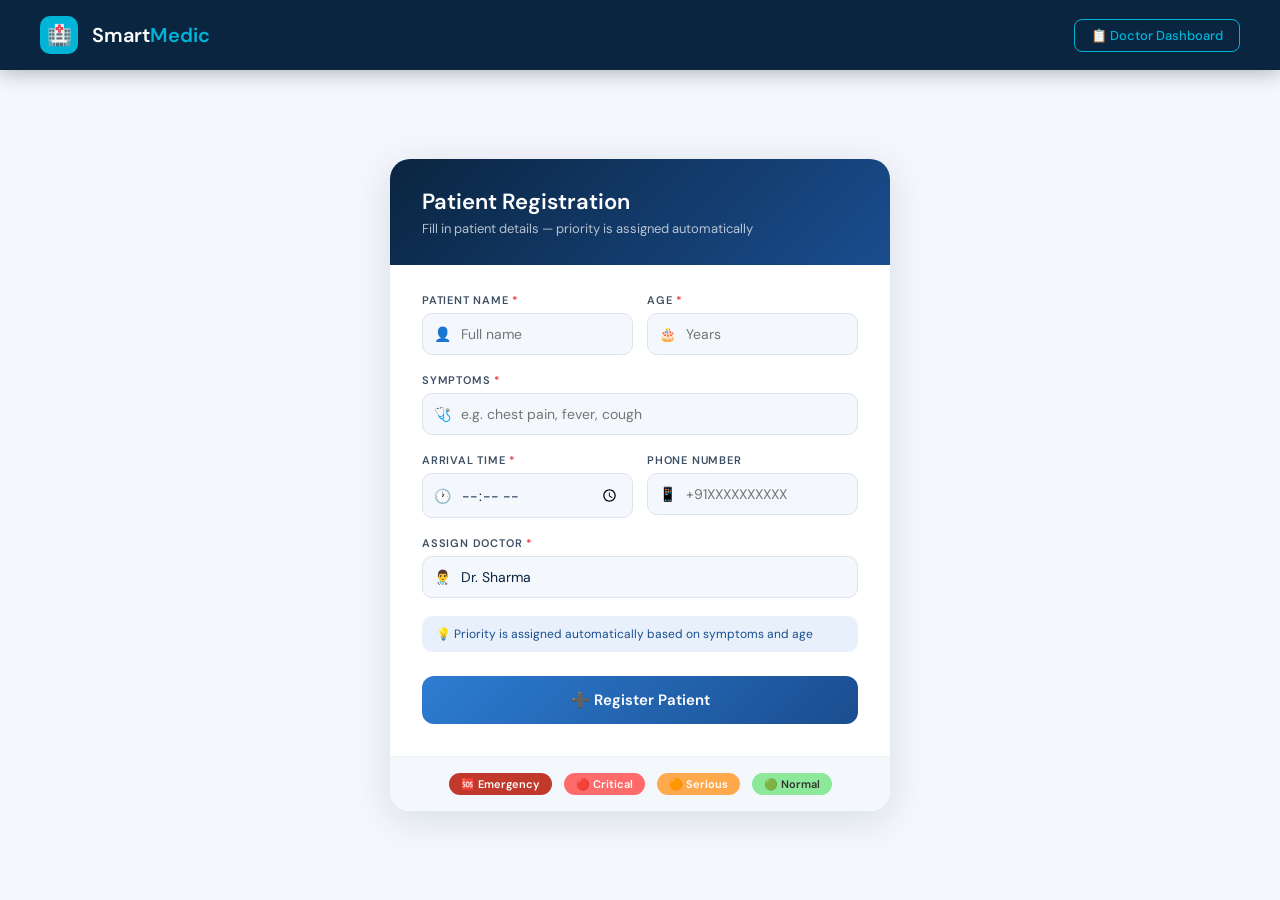
<file: index.html>
<!DOCTYPE html>
<html lang="en">
<head>
<title>Smart Medic – Patient Registration</title>
<link href="https://fonts.googleapis.com/css2?family=DM+Sans:wght@300;400;500;600&family=Playfair+Display:wght@600&display=swap" rel="stylesheet">
<style>
  *, *::before, *::after { box-sizing: border-box; margin: 0; padding: 0; }

  :root {
    --blue-deep:   #0a2540;
    --blue-mid:    #1a4d8f;
    --blue-bright: #2d7dd2;
    --blue-light:  #e8f1fb;
    --accent:      #00b4d8;
    --gray-soft:   #f4f7fc;
    --gray-mid:    #8a9bb0;
    --gray-dark:   #3d4f63;
    --red:         #e63946;
    --white:       #ffffff;
  }

  body {
    font-family: 'DM Sans', sans-serif;
    background: var(--gray-soft);
    min-height: 100vh;
    display: flex;
    flex-direction: column;
  }

  /* Header */
  header {
    background: var(--blue-deep);
    padding: 16px 40px;
    display: flex;
    align-items: center;
    gap: 14px;
    box-shadow: 0 2px 20px rgba(0,0,0,0.3);
  }
  .logo-icon {
    width: 38px; height: 38px;
    background: var(--accent);
    border-radius: 10px;
    display: flex; align-items: center; justify-content: center;
    font-size: 20px;
  }
  .logo-text { color: white; font-size: 20px; font-weight: 600; }
  .logo-text span { color: var(--accent); }
  .header-link {
    margin-left: auto;
    color: var(--accent);
    text-decoration: none;
    font-size: 13px;
    font-weight: 500;
    padding: 7px 16px;
    border: 1px solid var(--accent);
    border-radius: 8px;
    transition: all 0.2s;
  }
  .header-link:hover { background: var(--accent); color: var(--blue-deep); }

  /* Main */
  main {
    flex: 1;
    display: flex;
    align-items: center;
    justify-content: center;
    padding: 40px 20px;
  }

  /* Form card */
  .form-card {
    background: white;
    border-radius: 20px;
    box-shadow: 0 8px 40px rgba(10,37,64,0.12);
    overflow: hidden;
    width: 100%;
    max-width: 500px;
  }

  .form-header {
    background: linear-gradient(135deg, var(--blue-deep) 0%, var(--blue-mid) 100%);
    padding: 28px 32px;
    color: white;
  }
  .form-header h2 { font-size: 22px; font-weight: 600; margin-bottom: 4px; }
  .form-header p { font-size: 13px; opacity: 0.7; }

  form { padding: 28px 32px 32px; }

  .form-group { margin-bottom: 18px; }
  label {
    display: block;
    font-size: 11px;
    font-weight: 600;
    color: var(--gray-dark);
    text-transform: uppercase;
    letter-spacing: 0.8px;
    margin-bottom: 6px;
  }
  label .req { color: var(--red); }

  .input-wrap { position: relative; }
  .input-icon {
    position: absolute;
    left: 12px;
    top: 50%;
    transform: translateY(-50%);
    font-size: 14px;
    pointer-events: none;
  }

  input, select {
    width: 100%;
    padding: 11px 12px 11px 38px;
    border: 1.5px solid #dde3ed;
    border-radius: 10px;
    font-family: 'DM Sans', sans-serif;
    font-size: 14px;
    color: var(--blue-deep);
    background: var(--gray-soft);
    transition: all 0.2s;
    outline: none;
    appearance: none;
  }
  input:focus, select:focus {
    border-color: var(--blue-bright);
    background: white;
    box-shadow: 0 0 0 3px rgba(45,125,210,0.12);
  }

  .form-row { display: grid; grid-template-columns: 1fr 1fr; gap: 14px; }

  .hint-box {
    background: var(--blue-light);
    border-radius: 10px;
    padding: 10px 14px;
    font-size: 12px;
    color: var(--blue-mid);
    margin-bottom: 18px;
    display: flex;
    align-items: center;
    gap: 8px;
  }

  .btn-submit {
    width: 100%;
    padding: 14px;
    background: linear-gradient(135deg, var(--blue-bright), var(--blue-mid));
    color: white;
    border: none;
    border-radius: 12px;
    font-family: 'DM Sans', sans-serif;
    font-size: 15px;
    font-weight: 600;
    cursor: pointer;
    transition: all 0.2s;
    margin-top: 6px;
  }
  .btn-submit:hover {
    transform: translateY(-1px);
    box-shadow: 0 6px 20px rgba(45,125,210,0.4);
  }

  /* Priority badges at bottom */
  .priority-bar {
    display: flex;
    justify-content: center;
    gap: 12px;
    padding: 16px 32px;
    border-top: 1px solid #eef2f8;
    background: var(--gray-soft);
  }
  .p-badge {
    font-size: 11px;
    font-weight: 600;
    padding: 4px 12px;
    border-radius: 20px;
  }
  .p-emergency { background: #c0392b; color: white; }
  .p-critical  { background: #ff6b6b; color: white; }
  .p-serious   { background: #ffa94d; color: white; }
  .p-normal    { background: #8ce99a; color: #333; }
</style>
</head>

<body>

<header>
  <div class="logo-icon">🏥</div>
  <div class="logo-text">Smart<span>Medic</span></div>
  <a href="/dashboard" class="header-link">📋 Doctor Dashboard</a>
</header>

<main>
  <div class="form-card">

    <div class="form-header">
      <h2>Patient Registration</h2>
      <p>Fill in patient details — priority is assigned automatically</p>
    </div>

    <form action="/add_patient" method="post">

      <div class="form-row">
        <div class="form-group">
          <label>Patient Name <span class="req">*</span></label>
          <div class="input-wrap">
            <span class="input-icon">👤</span>
            <input type="text" name="name" placeholder="Full name" required>
          </div>
        </div>
        <div class="form-group">
          <label>Age <span class="req">*</span></label>
          <div class="input-wrap">
            <span class="input-icon">🎂</span>
            <input type="number" name="age" placeholder="Years" min="0" max="130" required>
          </div>
        </div>
      </div>

      <div class="form-group">
        <label>Symptoms <span class="req">*</span></label>
        <div class="input-wrap">
          <span class="input-icon">🩺</span>
          <input type="text" name="symptoms" placeholder="e.g. chest pain, fever, cough" required>
        </div>
      </div>

      <div class="form-row">
        <div class="form-group">
          <label>Arrival Time <span class="req">*</span></label>
          <div class="input-wrap">
            <span class="input-icon">🕐</span>
            <input type="time" name="time" required>
          </div>
        </div>
        <div class="form-group">
          <label>Phone Number</label>
          <div class="input-wrap">
            <span class="input-icon">📱</span>
            <input type="text" name="phone" placeholder="+91XXXXXXXXXX">
          </div>
        </div>
      </div>

      <div class="form-group">
        <label>Assign Doctor <span class="req">*</span></label>
        <div class="input-wrap">
          <span class="input-icon">👨‍⚕️</span>
          <select name="doctor">
            <option>Dr. Sharma</option>
            <option>Dr. Mehta</option>
            <option>Dr. Patel</option>
          </select>
        </div>
      </div>

      <div class="hint-box">
        💡 Priority is assigned automatically based on symptoms and age
      </div>

      <button type="submit" class="btn-submit">➕ Register Patient</button>

    </form>

    <div class="priority-bar">
      <span class="p-badge p-emergency">🆘 Emergency</span>
      <span class="p-badge p-critical">🔴 Critical</span>
      <span class="p-badge p-serious">🟠 Serious</span>
      <span class="p-badge p-normal">🟢 Normal</span>
    </div>

  </div>
</main>

</body>
</html>
</file>
